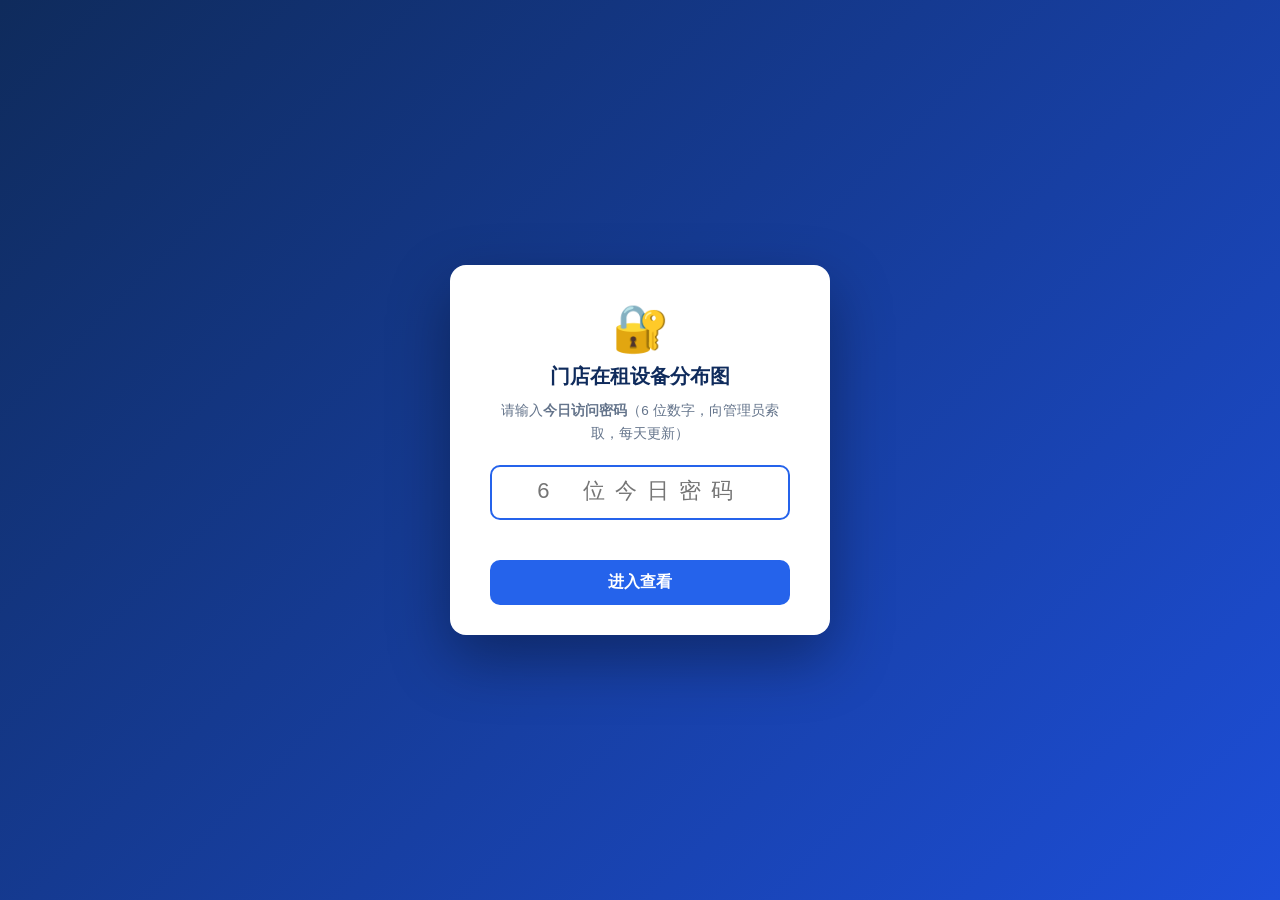
<file: index.html>
<!DOCTYPE html>
<html lang="zh-CN">
<head>
  <meta charset="UTF-8">
  <meta name="viewport" content="width=device-width, initial-scale=1.0">
  <title>门店在租设备分布图</title>
  <link id="mainCss" rel="stylesheet" href="./style.css?v=1.10.0">
  <script>
  /* 样式表看门狗：3.5 秒没加载出来就切 gcore 镜像，避免白屏 */
  (function () {
    var l = document.getElementById('mainCss');
    var i = 0;
    var fb = [
      'https://gcore.jsdelivr.net/gh/ybh-best/rental-equipment-map@main/style.css',
      'https://fastly.jsdelivr.net/gh/ybh-best/rental-equipment-map@main/style.css',
      'https://cdn.jsdelivr.net/gh/ybh-best/rental-equipment-map@main/style.css'
    ];
    var done = false;
    l.onload = function () { done = true; };
    var t = setInterval(function () {
      if (done) { clearInterval(t); return; }
      if (i < fb.length) { l.href = fb[i++]; } else { clearInterval(t); }
    }, 3500);
  })();
  </script>
  <script>
  /* 非阻塞资源加载器（内联，本身不走网络）：
     1) echarts/xlsx 大库：本站与国内 CDN「同时并行」下载，谁先到用谁，慢线路不用干等
     2) 业务小脚本：先取本站，8 秒不通依次切 gcore/fastly/jsdelivr 等镜像
     3) 全部失败时指出具体文件，10 秒后自动重试一次，也可手动点按钮重试 */
  (function () {
    var REPO = 'ybh-best/rental-equipment-map';
    /* 大库：race 中的 CDN 与本站并行竞速；rest 是竞速全部失败后的补充链 */
    var LIBS = {
      'echarts.min.js': {
        race: ['https://registry.npmmirror.com/echarts/5.5.1/files/dist/echarts.min.js'],
        rest: ['https://unpkg.com/echarts@5.5.1/dist/echarts.min.js',
               'https://gcore.jsdelivr.net/npm/echarts@5.5.1/dist/echarts.min.js',
               'https://fastly.jsdelivr.net/npm/echarts@5.5.1/dist/echarts.min.js',
               'https://cdn.jsdelivr.net/npm/echarts@5.5.1/dist/echarts.min.js',
               'https://cdn.staticfile.org/echarts/5.4.3/echarts.min.js']
      },
      'xlsx.full.min.js': {
        race: ['https://registry.npmmirror.com/xlsx/0.18.5/files/dist/xlsx.full.min.js'],
        rest: ['https://unpkg.com/xlsx@0.18.5/dist/xlsx.full.min.js',
               'https://gcore.jsdelivr.net/npm/xlsx@0.18.5/dist/xlsx.full.min.js',
               'https://fastly.jsdelivr.net/npm/xlsx@0.18.5/dist/xlsx.full.min.js',
               'https://cdn.jsdelivr.net/npm/xlsx@0.18.5/dist/xlsx.full.min.js',
               'https://cdn.staticfile.org/xlsx/0.18.5/xlsx.full.min.js']
      }
    };
    function appMirrors(base) {
      return ['https://gcore.jsdelivr.net/gh/' + REPO + '@main/' + base,
              'https://fastly.jsdelivr.net/gh/' + REPO + '@main/' + base,
              'https://cdn.jsdelivr.net/gh/' + REPO + '@main/' + base,
              'https://cdn.statically.io/gh/' + REPO + '/main/' + base,
              'https://raw.githubusercontent.com/' + REPO + '/main/' + base];
    }

    var LIB_TIMEOUT = 30000; /* 大库允许慢速下载，最长 30 秒 */
    var APP_TIMEOUT = 8000;

    function inject(src, timeout, ordered) {
      return new Promise(function (resolve, reject) {
        var s = document.createElement('script');
        s.src = src;
        if (ordered) s.async = false;
        var done = false;
        var finish = function (ok) {
          if (done) return;
          done = true;
          clearTimeout(timer);
          if (!ok && s.parentNode) s.parentNode.removeChild(s);
          ok ? resolve() : reject(new Error('timeout/error'));
        };
        var timer = setTimeout(function () { finish(false); }, timeout);
        s.onload = function () { finish(true); };
        s.onerror = function () { finish(false); };
        document.head.appendChild(s);
      });
    }

    function loadLib(file) {
      var base = file.split('?')[0];
      var cfg = LIBS[base];
      /* 本站 + 国内主 CDN 同时开下，第一个成功即结束等待（败者稍后静默完成，同版本互不影响） */
      var racers = ['./' + file].concat(cfg.race).map(function (u) {
        return inject(u, LIB_TIMEOUT, false);
      });
      return Promise.any(racers).catch(function () {
        return cfg.rest.reduce(function (p, u) {
          return p.catch(function () { return inject(u, LIB_TIMEOUT, false); });
        }, Promise.reject());
      });
    }

    var appCdnFirst = false; /* 本站业务脚本一旦不通，后续文件直接走镜像 */
    function loadApp(file) {
      var base = file.split('?')[0];
      var sources = appCdnFirst ? appMirrors(base) : ['./' + file].concat(appMirrors(base));
      return sources.reduce(function (p, u) {
        return p.catch(function () {
          return inject(u, APP_TIMEOUT, true).then(function () {
            if (u !== './' + file) appCdnFirst = true;
          });
        });
      }, Promise.reject());
    }

    var retried = false;
    function failBar(name) {
      var d = document.createElement('div');
      d.style.cssText = 'position:fixed;left:0;right:0;top:0;z-index:99999;background:#b3261e;color:#fff;font:14px/1.6 sans-serif;padding:12px 14px;text-align:center';
      d.innerHTML = '⚠️ 资源 <b></b> 在本站和所有备用节点均加载失败，当前网络不稳定。'
        + '<button type="button" id="__retryBtn" style="margin-left:10px;padding:4px 12px;border:0;border-radius:6px;background:#fff;color:#b3261e;font-weight:700;cursor:pointer">立即重试</button>'
        + '<div style="font-size:12px;opacity:.85;margin-top:4px">10 秒后自动重试；也可切换网络（如手机热点）后按 Ctrl+F5 强刷</div>';
      d.querySelector('b').textContent = name;
      document.body.appendChild(d);
      document.getElementById('__retryBtn').onclick = function () { location.reload(); };
      if (!retried) { retried = true; setTimeout(function () { location.reload(); }, 10000); }
    }

    /* libs：大库（并行竞速）；apps：业务脚本（按数组顺序加载） */
    window.__boot = async function (libs, apps) {
      var i;
      for (i = 0; i < libs.length; i++) {
        try { await loadLib(libs[i]); } catch (e) { failBar(libs[i]); return; }
      }
      for (i = 0; i < apps.length; i++) {
        try { await loadApp(apps[i]); } catch (e) { failBar(apps[i]); return; }
      }
    };
  })();
  </script>
</head>
<body>
  <header class="topbar">
    <div class="brand">
      <span class="logo">📍</span>
      <div>
        <h1>门店在租设备分布图</h1>
        <p>剪刀车 / 臂车 · 业务员汇总 · 湖北省区域分布（武汉合并为四大区域）</p>
      </div>
      <span class="ver">v1.10.0</span>
    </div>
    <div class="toolbar">
      <div class="select-wrap">
        <span class="select-label">业务员：</span>
        <select id="salesSelect" disabled>
          <option value="__ALL__">全部数据（汇总）</option>
        </select>
      </div>
      <button id="refreshBtn" class="ghost-btn" title="重新获取最新发布的数据">🔄 刷新数据</button>
      <span id="fileInfo" class="file-info">正在加载数据…</span>
    </div>
  </header>

  <main class="content">
    <!-- 左侧：业务员汇总表 -->
    <section class="panel table-panel">
      <div class="panel-head">
        <h2>业务员在租汇总</h2>
        <span id="tableSub" class="panel-sub"></span>
      </div>
      <div class="table-scroll">
        <table id="salesTable">
          <thead>
            <tr>
              <th class="col-name">业务员名称</th>
              <th class="col-num">剪刀车在租</th>
              <th class="col-num">臂车在租</th>
            </tr>
          </thead>
          <tbody id="salesTbody">
            <tr class="empty-row"><td colspan="3">正在加载数据…</td></tr>
          </tbody>
          <tfoot>
            <tr id="summaryRow" class="summary-row" style="display:none">
              <td class="col-name">汇总</td>
              <td class="col-num" id="sumScissor">0</td>
              <td class="col-num" id="sumBoom">0</td>
            </tr>
          </tfoot>
        </table>
      </div>
      <div class="legend">
        <span><i class="dot dot-cut"></i>剪 = 剪刀车（系列含“剪叉”）</span>
        <span><i class="dot dot-boom"></i>臂 = 臂车（其他系列）</span>
      </div>
    </section>

    <!-- 右侧：湖北地图 -->
    <section class="panel map-panel">
      <div class="panel-head">
        <h2 id="mapTitle">湖北省在租设备分布</h2>
        <span class="panel-sub">滚轮缩放 / 拖动查看，悬停查看明细</span>
      </div>
      <div class="map-toolbar">
        <label class="mt-label">区域：</label>
        <div class="region-sel" id="regionSel">
          <button type="button" class="rs-btn">全部区域</button>
          <div class="rs-list"></div>
        </div>
        <label class="mt-label">类型：</label>
        <div class="region-sel" id="typeSel">
          <button type="button" class="rs-btn">全部类型</button>
          <div class="rs-list">
            <label class="rs-item"><input type="checkbox" value="scissor" checked><span>剪刀车</span></label>
            <label class="rs-item"><input type="checkbox" value="boom" checked><span>臂车</span></label>
          </div>
        </div>
      </div>
      <div class="map-wrap">
        <div id="mapChart" class="map-box"></div>
        <div class="map-sum" id="mapSumCard" style="display:none"></div>
        <div class="map-placeholder" id="mapPlaceholder">
          <div class="ph-icon">🗺️</div>
          <p id="placeholderText">正在加载数据…</p>
          <p class="ph-tip">武汉合并为四大区域，其他地区按市州汇总</p>
        </div>
      </div>
    </section>
  </main>

  <footer class="site-footer">
    <span id="publishInfo"></span>
    <a href="./admin.html" class="admin-link" title="管理员入口">管理</a>
  </footer>

  <!-- 访问密码门（默认显示，脚本加载完后按授权状态自动收起） -->
  <div id="gateMask" class="gate-mask" style="display:flex">
    <form id="gateForm" class="gate-card" autocomplete="off">
      <div class="gate-icon">🔐</div>
      <h2>门店在租设备分布图</h2>
      <p class="gate-tip">请输入<b>今日访问密码</b>（6 位数字，向管理员索取，每天更新）</p>
      <input id="gateInput" class="gate-input" type="password" inputmode="numeric"
             maxlength="6" placeholder="6 位今日密码">
      <div id="gateErr" class="gate-err"></div>
      <button type="submit" class="gate-btn">进入查看</button>
    </form>
  </div>

  <script>
  /* 第1组大库并行竞速；第2组业务脚本按序加载。全程非阻塞，失败自动切镜像/重试 */
  window.__boot(
    ['echarts.min.js'],
    ['access-code.js?v=1.6.0', 'view.js?v=1.10.0', 'viewer-app.js?v=1.10.0']
  );
  </script>
</body>
</html>
</file>
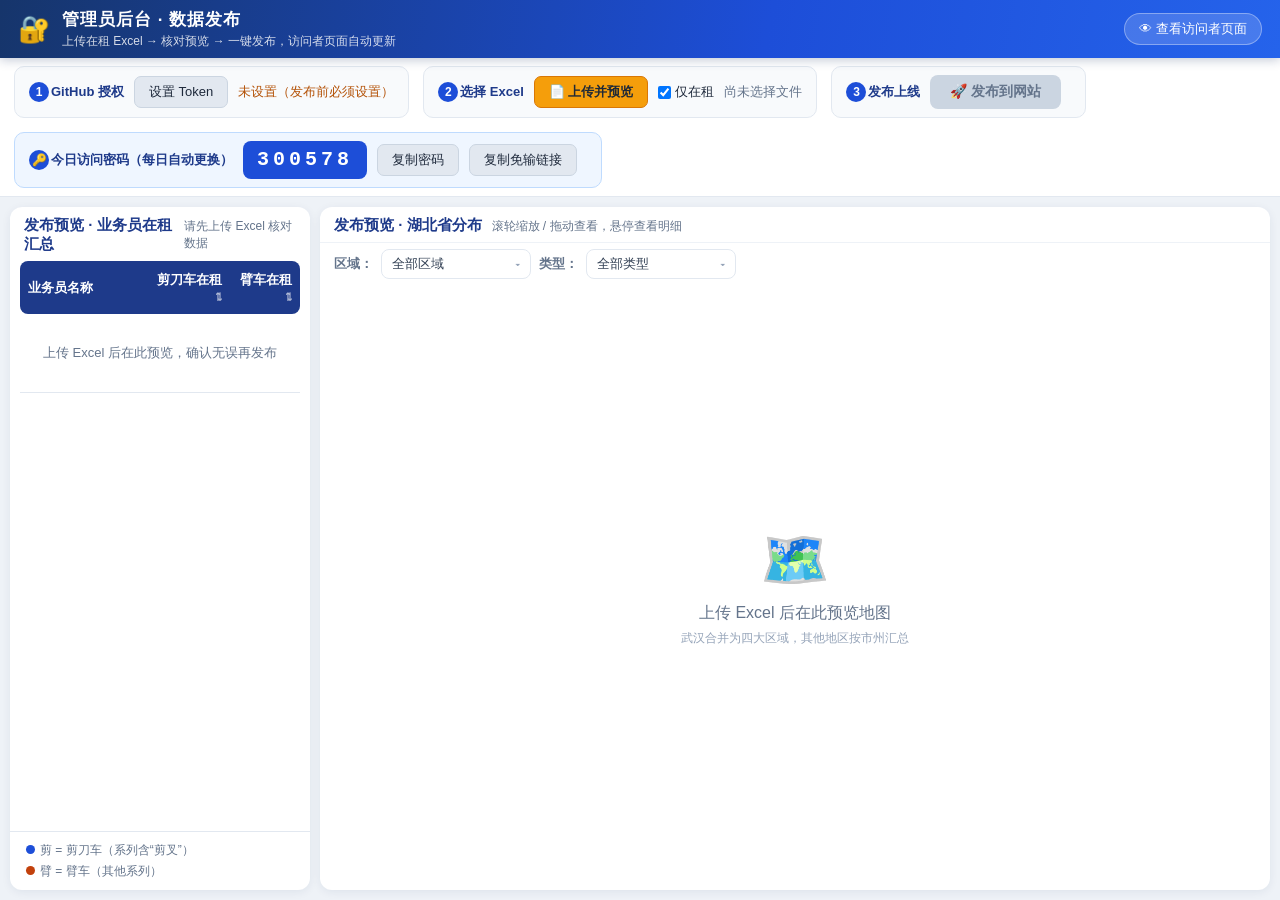
<file: admin.html>
<!DOCTYPE html>
<html lang="zh-CN">
<head>
  <meta charset="UTF-8">
  <meta name="viewport" content="width=device-width, initial-scale=1.0">
  <title>管理员 · 门店在租设备分布图</title>
  <link id="mainCss" rel="stylesheet" href="./style.css?v=1.10.0">
  <script>
  /* 样式表看门狗：3.5 秒没加载出来就切 gcore 镜像，避免白屏 */
  (function () {
    var l = document.getElementById('mainCss');
    var i = 0;
    var fb = [
      'https://gcore.jsdelivr.net/gh/ybh-best/rental-equipment-map@main/style.css',
      'https://fastly.jsdelivr.net/gh/ybh-best/rental-equipment-map@main/style.css',
      'https://cdn.jsdelivr.net/gh/ybh-best/rental-equipment-map@main/style.css'
    ];
    var done = false;
    l.onload = function () { done = true; };
    var t = setInterval(function () {
      if (done) { clearInterval(t); return; }
      if (i < fb.length) { l.href = fb[i++]; } else { clearInterval(t); }
    }, 3500);
  })();
  </script>
  <script>
  /* 非阻塞资源加载器（内联，本身不走网络）：
     1) echarts/xlsx 大库：本站与国内 CDN「同时并行」下载，谁先到用谁，慢线路不用干等
     2) 业务小脚本：先取本站，8 秒不通依次切 gcore/fastly/jsdelivr 等镜像
     3) 全部失败时指出具体文件，10 秒后自动重试一次，也可手动点按钮重试 */
  (function () {
    var REPO = 'ybh-best/rental-equipment-map';
    /* 大库：race 中的 CDN 与本站并行竞速；rest 是竞速全部失败后的补充链 */
    var LIBS = {
      'echarts.min.js': {
        race: ['https://registry.npmmirror.com/echarts/5.5.1/files/dist/echarts.min.js'],
        rest: ['https://unpkg.com/echarts@5.5.1/dist/echarts.min.js',
               'https://gcore.jsdelivr.net/npm/echarts@5.5.1/dist/echarts.min.js',
               'https://fastly.jsdelivr.net/npm/echarts@5.5.1/dist/echarts.min.js',
               'https://cdn.jsdelivr.net/npm/echarts@5.5.1/dist/echarts.min.js',
               'https://cdn.staticfile.org/echarts/5.4.3/echarts.min.js']
      },
      'xlsx.full.min.js': {
        race: ['https://registry.npmmirror.com/xlsx/0.18.5/files/dist/xlsx.full.min.js'],
        rest: ['https://unpkg.com/xlsx@0.18.5/dist/xlsx.full.min.js',
               'https://gcore.jsdelivr.net/npm/xlsx@0.18.5/dist/xlsx.full.min.js',
               'https://fastly.jsdelivr.net/npm/xlsx@0.18.5/dist/xlsx.full.min.js',
               'https://cdn.jsdelivr.net/npm/xlsx@0.18.5/dist/xlsx.full.min.js',
               'https://cdn.staticfile.org/xlsx/0.18.5/xlsx.full.min.js']
      }
    };
    function appMirrors(base) {
      return ['https://gcore.jsdelivr.net/gh/' + REPO + '@main/' + base,
              'https://fastly.jsdelivr.net/gh/' + REPO + '@main/' + base,
              'https://cdn.jsdelivr.net/gh/' + REPO + '@main/' + base,
              'https://cdn.statically.io/gh/' + REPO + '/main/' + base,
              'https://raw.githubusercontent.com/' + REPO + '/main/' + base];
    }

    var LIB_TIMEOUT = 30000; /* 大库允许慢速下载，最长 30 秒 */
    var APP_TIMEOUT = 8000;

    function inject(src, timeout, ordered) {
      return new Promise(function (resolve, reject) {
        var s = document.createElement('script');
        s.src = src;
        if (ordered) s.async = false;
        var done = false;
        var finish = function (ok) {
          if (done) return;
          done = true;
          clearTimeout(timer);
          if (!ok && s.parentNode) s.parentNode.removeChild(s);
          ok ? resolve() : reject(new Error('timeout/error'));
        };
        var timer = setTimeout(function () { finish(false); }, timeout);
        s.onload = function () { finish(true); };
        s.onerror = function () { finish(false); };
        document.head.appendChild(s);
      });
    }

    function loadLib(file) {
      var base = file.split('?')[0];
      var cfg = LIBS[base];
      /* 本站 + 国内主 CDN 同时开下，第一个成功即结束等待（败者稍后静默完成，同版本互不影响） */
      var racers = ['./' + file].concat(cfg.race).map(function (u) {
        return inject(u, LIB_TIMEOUT, false);
      });
      return Promise.any(racers).catch(function () {
        return cfg.rest.reduce(function (p, u) {
          return p.catch(function () { return inject(u, LIB_TIMEOUT, false); });
        }, Promise.reject());
      });
    }

    var appCdnFirst = false; /* 本站业务脚本一旦不通，后续文件直接走镜像 */
    function loadApp(file) {
      var base = file.split('?')[0];
      var sources = appCdnFirst ? appMirrors(base) : ['./' + file].concat(appMirrors(base));
      return sources.reduce(function (p, u) {
        return p.catch(function () {
          return inject(u, APP_TIMEOUT, true).then(function () {
            if (u !== './' + file) appCdnFirst = true;
          });
        });
      }, Promise.reject());
    }

    var retried = false;
    function failBar(name) {
      var d = document.createElement('div');
      d.style.cssText = 'position:fixed;left:0;right:0;top:0;z-index:99999;background:#b3261e;color:#fff;font:14px/1.6 sans-serif;padding:12px 14px;text-align:center';
      d.innerHTML = '⚠️ 资源 <b></b> 在本站和所有备用节点均加载失败，当前网络不稳定。'
        + '<button type="button" id="__retryBtn" style="margin-left:10px;padding:4px 12px;border:0;border-radius:6px;background:#fff;color:#b3261e;font-weight:700;cursor:pointer">立即重试</button>'
        + '<div style="font-size:12px;opacity:.85;margin-top:4px">10 秒后自动重试；也可切换网络（如手机热点）后按 Ctrl+F5 强刷</div>';
      d.querySelector('b').textContent = name;
      document.body.appendChild(d);
      document.getElementById('__retryBtn').onclick = function () { location.reload(); };
      if (!retried) { retried = true; setTimeout(function () { location.reload(); }, 10000); }
    }

    /* libs：大库（并行竞速）；apps：业务脚本（按数组顺序加载） */
    window.__boot = async function (libs, apps) {
      var i;
      for (i = 0; i < libs.length; i++) {
        try { await loadLib(libs[i]); } catch (e) { failBar(libs[i]); return; }
      }
      for (i = 0; i < apps.length; i++) {
        try { await loadApp(apps[i]); } catch (e) { failBar(apps[i]); return; }
      }
    };
  })();
  </script>
</head>
<body class="admin-body">
  <!-- 拖拽上传全屏提示层 -->
  <div class="drag-overlay"><div class="drag-overlay-card">📄 松开鼠标即可上传 Excel（.xlsx / .xlsm）</div></div>

  <header class="topbar admin-topbar">
    <div class="brand">
      <span class="logo">🔐</span>
      <div>
        <h1>管理员后台 · 数据发布</h1>
        <p>上传在租 Excel → 核对预览 → 一键发布，访问者页面自动更新</p>
      </div>
      <a class="back-link" href="./index.html">👁 查看访问者页面</a>
    </div>
  </header>

  <!-- 发布操作条 -->
  <section class="admin-bar">
    <div class="step">
      <div class="step-title"><span class="step-no">1</span>GitHub 授权</div>
      <button id="tokenBtn" class="mini-btn">设置 Token</button>
      <span id="tokenStatus" class="step-status">未设置</span>
    </div>
    <div class="step">
      <div class="step-title"><span class="step-no">2</span>选择 Excel</div>
      <label class="mini-btn mini-upload">
        <input type="file" id="fileInput" accept=".xlsx,.xlsm">
        📄 上传并预览
      </label>
      <label class="inline-check" title="租赁状态为“在租”或占用单据非空的设备计入统计">
        <input type="checkbox" id="rentedOnly" checked> 仅在租
      </label>
      <span id="parseStatus" class="step-status">尚未选择文件</span>
    </div>
    <div class="step">
      <div class="step-title"><span class="step-no">3</span>发布上线</div>
      <button id="publishBtn" class="publish-btn" disabled>🚀 发布到网站</button>
      <span id="publishStatus" class="step-status"></span>
    </div>
    <div class="step code-step">
      <div class="step-title"><span class="step-no">🔑</span>今日访问密码（每日自动更换）</div>
      <div class="code-box"><b id="todayCode">------</b></div>
      <button id="copyCodeBtn" class="mini-btn" type="button">复制密码</button>
      <button id="copyLinkBtn" class="mini-btn" type="button">复制免输链接</button>
      <span id="copyStatus" class="step-status"></span>
    </div>
  </section>

  <main class="content admin-content">
    <section class="panel table-panel">
      <div class="panel-head">
        <h2>发布预览 · 业务员在租汇总</h2>
        <span id="tableSub" class="panel-sub">请先上传 Excel 核对数据</span>
      </div>
      <div class="table-scroll">
        <table id="salesTable">
          <thead>
            <tr>
              <th class="col-name">业务员名称</th>
              <th class="col-num">剪刀车在租</th>
              <th class="col-num">臂车在租</th>
            </tr>
          </thead>
          <tbody id="salesTbody">
            <tr class="empty-row"><td colspan="3">上传 Excel 后在此预览，确认无误再发布</td></tr>
          </tbody>
          <tfoot>
            <tr id="summaryRow" class="summary-row" style="display:none">
              <td class="col-name">汇总</td>
              <td class="col-num" id="sumScissor">0</td>
              <td class="col-num" id="sumBoom">0</td>
            </tr>
          </tfoot>
        </table>
      </div>
      <div class="legend">
        <span><i class="dot dot-cut"></i>剪 = 剪刀车（系列含“剪叉”）</span>
        <span><i class="dot dot-boom"></i>臂 = 臂车（其他系列）</span>
      </div>
    </section>

    <section class="panel map-panel">
      <div class="panel-head">
        <h2 id="mapTitle">发布预览 · 湖北省分布</h2>
        <span class="panel-sub">滚轮缩放 / 拖动查看，悬停查看明细</span>
      </div>
      <div class="map-toolbar">
        <label class="mt-label">区域：</label>
        <div class="region-sel" id="regionSel">
          <button type="button" class="rs-btn">全部区域</button>
          <div class="rs-list"></div>
        </div>
        <label class="mt-label">类型：</label>
        <div class="region-sel" id="typeSel">
          <button type="button" class="rs-btn">全部类型</button>
          <div class="rs-list">
            <label class="rs-item"><input type="checkbox" value="scissor" checked><span>剪刀车</span></label>
            <label class="rs-item"><input type="checkbox" value="boom" checked><span>臂车</span></label>
          </div>
        </div>
      </div>
      <div class="map-wrap">
        <div id="mapChart" class="map-box"></div>
        <div class="map-sum" id="mapSumCard" style="display:none"></div>
        <div class="map-placeholder" id="adminMapPlaceholder">
          <div class="ph-icon">🗺️</div>
          <p>上传 Excel 后在此预览地图</p>
          <p class="ph-tip">武汉合并为四大区域，其他地区按市州汇总</p>
        </div>
      </div>
      <div id="unknownCard" class="unknown-card" style="display:none">
        <b>⚠️ 未识别区域：</b>
        <span id="unknownText"></span>
        <div id="unknownSamples" class="unknown-samples"></div>
      </div>
      <div id="manualAssign" class="manual-assign" style="display:none">
        <div class="ma-head">
          <b>🔧 手动归类（位置无法自动联想的设备）</b>
          <span class="ma-tip">为下列「位置」选择对应区域，应用后计入地图；归类会记忆，下次同位置自动归区</span>
        </div>
        <div class="ma-table">
          <div class="ma-row ma-head-row">
            <span class="ma-col-loc">位置</span>
            <span class="ma-col-cnt">剪/臂</span>
            <span class="ma-col-sel">归属区域</span>
          </div>
          <div id="manualRows"></div>
        </div>
        <div class="ma-actions">
          <button type="button" id="applyAssignBtn" class="btn primary">应用归类</button>
          <button type="button" id="clearMemBtn" class="btn ghost">清除记忆</button>
          <span id="assignTip" class="ma-tip"></span>
        </div>
      </div>
    </section>
  </main>

  <!-- Token 设置弹层 -->
  <div id="tokenModal" class="modal-mask" style="display:none">
    <div class="modal">
      <h3>设置 GitHub 访问令牌（Token）</h3>
      <p class="modal-tip">
        Token 仅保存在<b>你当前浏览器</b>中（localStorage），不会写入网页代码，访问者无法获取。<br>
        还没有 Token？
        <a href="https://github.com/settings/personal-access-tokens/new" target="_blank" rel="noopener">点此创建（fine-grained）→</a>
      </p>
      <ol class="token-guide">
        <li>Repository access 选择 <b>Only select repositories</b> → 勾选 <b>rental-equipment-map</b></li>
        <li>Permissions → Repository permissions → <b>Contents 设为 Read and write</b></li>
        <li>生成后复制 <b>github_pat_</b> 开头的字符串，粘贴到下方</li>
      </ol>
      <div class="token-input-row">
        <input id="tokenInput" type="password" autocomplete="off" spellcheck="false" placeholder="github_pat_xxxxxxxxxxxxxxxxxxxx">
        <button id="tokenEye" class="mini-btn" type="button">👁 显示</button>
      </div>
      <div class="modal-actions">
        <button id="tokenClear" class="mini-btn danger" type="button">清除已存 Token</button>
        <span style="flex:1"></span>
        <button id="tokenCancel" class="mini-btn" type="button">取消</button>
        <button id="tokenSave" class="mini-btn primary" type="button">保存并验证</button>
      </div>
      <div id="tokenMsg" class="modal-msg"></div>
    </div>
  </div>

  <!-- 发布确认弹层 -->
  <div id="confirmModal" class="modal-mask" style="display:none">
    <div class="modal modal-sm">
      <h3>确认发布到公网？</h3>
      <p class="modal-tip">发布后约 30~90 秒，所有访问者打开网页将看到以下这份数据：</p>
      <ul id="confirmSummary" class="confirm-list"></ul>
      <div class="modal-actions">
        <span style="flex:1"></span>
        <button id="confirmCancel" class="mini-btn" type="button">取消（Esc）</button>
        <button id="confirmOk" class="mini-btn primary" type="button">确认发布（Ctrl+Enter）</button>
      </div>
    </div>
  </div>

  <div id="loading" class="loading-mask" style="display:none">
    <div class="spinner"></div><span id="loadingText">正在解析 Excel…</span>
  </div>

  <script>
  /* 第1组大库并行竞速；第2组业务脚本按序加载。全程非阻塞，失败自动切镜像/重试 */
  window.__boot(
    ['xlsx.full.min.js?v=1.5.0', 'echarts.min.js'],
    ['access-code.js?v=1.6.0', 'parser.js?v=1.9.2', 'view.js?v=1.10.0', 'admin-app.js?v=1.10.0']
  );
  </script>
</body>
</html>
</file>
<file: style.css>
* { margin: 0; padding: 0; box-sizing: border-box; }

:root {
  --primary: #1d4ed8;
  --primary-dark: #1e3a8a;
  --cut: #1d4ed8;   /* 剪刀车 蓝 */
  --boom: #c2410c;  /* 臂车 橙 */
  --bg: #eef2f7;
  --card: #ffffff;
  --line: #e2e8f0;
  --text: #1e293b;
  --muted: #64748b;
}

html, body { height: 100%; }

body {
  font-family: "Microsoft YaHei", "PingFang SC", "Segoe UI", sans-serif;
  background: var(--bg);
  color: var(--text);
  display: flex;
  flex-direction: column;
  overflow: hidden;
}

/* ===== 顶栏 ===== */
.topbar {
  background: linear-gradient(100deg, #16356b 0%, #1d4ed8 60%, #2563eb 100%);
  color: #fff;
  padding: 8px 18px;
  box-shadow: 0 2px 10px rgba(15, 40, 90, .25);
  z-index: 10;
}
.brand { display: flex; align-items: center; gap: 12px; }
.brand .logo { font-size: 26px; }
.brand h1 { font-size: 17px; font-weight: 700; letter-spacing: 1px; }
.brand p { font-size: 12px; opacity: .82; margin-top: 2px; }
.ver {
  margin-left: auto;
  background: rgba(255,255,255,.16);
  border: 1px solid rgba(255,255,255,.35);
  padding: 3px 10px;
  border-radius: 20px;
  font-size: 12px;
}

.toolbar {
  display: flex;
  align-items: center;
  gap: 16px;
  margin-top: 10px;
  flex-wrap: wrap;
}
.upload-btn {
  position: relative;
  background: #f59e0b;
  color: #1f2937;
  font-weight: 700;
  padding: 8px 18px;
  border-radius: 8px;
  cursor: pointer;
  font-size: 14px;
  transition: background .15s;
}
.upload-btn:hover { background: #fbbf24; }
.upload-btn input { position: absolute; inset: 0; opacity: 0; cursor: pointer; }

.check {
  display: flex; align-items: center; gap: 6px;
  font-size: 13px; cursor: pointer; user-select: none;
}
.check input { width: 15px; height: 15px; cursor: pointer; }

.select-wrap { display: flex; align-items: center; gap: 6px; font-size: 13px; }
.select-wrap select {
  min-width: 190px;
  padding: 7px 10px;
  border-radius: 8px;
  border: 1px solid rgba(255,255,255,.4);
  background: #fff;
  font-size: 13px;
  color: var(--text);
  cursor: pointer;
}
.select-wrap select:disabled { background: #cbd5e1; cursor: not-allowed; }

.file-info { font-size: 12px; opacity: .85; }

/* ===== 主体布局 ===== */
.content {
  flex: 1;
  display: grid;
  grid-template-columns: 300px 1fr;
  gap: 10px;
  padding: 10px;
  min-height: 0;
}
.panel {
  background: var(--card);
  border-radius: 12px;
  box-shadow: 0 2px 10px rgba(15, 40, 90, .07);
  display: flex;
  flex-direction: column;
  min-height: 0;
  overflow: hidden;
}
.panel-head {
  padding: 9px 14px 7px;
  display: flex;
  align-items: baseline;
  gap: 10px;
}
.panel-head h2 { font-size: 15px; color: var(--primary-dark); }
.panel-sub { font-size: 12px; color: var(--muted); }

/* ===== 表格 ===== */
.table-scroll { flex: 1; overflow-y: auto; padding: 0 10px; }
table { width: 100%; border-collapse: collapse; font-size: 13px; }
thead th {
  position: sticky; top: 0;
  background: #1e3a8a;
  color: #fff;
  font-weight: 600;
  padding: 10px 8px;
  z-index: 2;
}
thead th:first-child { border-radius: 8px 0 0 8px; }
thead th:last-child { border-radius: 0 8px 8px 0; }
.col-name { text-align: left; width: 46%; }
.col-num { text-align: right; }
tbody td { padding: 8px 10px; border-bottom: 1px solid var(--line); }
tbody td.col-num { text-align: right; font-variant-numeric: tabular-nums; }
tbody tr { cursor: pointer; transition: background .12s; }
tbody tr:nth-child(even) { background: #f8fafc; }
tbody tr:hover { background: #dbeafe; }
tbody tr.active { background: #bfdbfe; font-weight: 700; }
tbody tr.empty-row { cursor: default; }
tbody tr.empty-row td {
  text-align: center; color: var(--muted); padding: 30px 10px;
}
tbody tr.empty-row:hover { background: none; }
tfoot td {
  padding: 11px 10px;
  background: #eff6ff;
  border-top: 2px solid #1d4ed8;
  font-weight: 700;
  color: var(--primary-dark);
  text-align: right;
  font-variant-numeric: tabular-nums;
}
tfoot td.col-name { text-align: left; }
/* 合计行可点击：返回全部数据（汇总） */
tfoot tr.summary-row { cursor: pointer; }
tfoot tr.summary-row:hover td { background: #dbeafe; }

/* 数值列表头排序：降序 → 升序 → 默认 */
thead th.th-sort { cursor: pointer; user-select: none; }
thead th.th-sort:hover { background: #2b4bb0; }
thead th.th-sort::after { content: '⇅'; margin-left: 4px; font-size: 11px; opacity: .65; }
thead th.th-sort.sort-desc::after { content: '▼'; opacity: 1; color: #fde68a; }
thead th.th-sort.sort-asc::after { content: '▲'; opacity: 1; color: #fde68a; }

.legend {
  padding: 10px 16px;
  border-top: 1px solid var(--line);
  font-size: 12px;
  color: var(--muted);
  display: flex;
  flex-direction: column;
  gap: 4px;
}
.dot { display: inline-block; width: 9px; height: 9px; border-radius: 50%; margin-right: 5px; }
.dot-cut { background: var(--cut); }
.dot-boom { background: var(--boom); }

/* ===== 地图 ===== */
.map-panel { position: relative; }
.map-box { flex: 1; min-height: 0; position: relative; }
.map-wrap { flex: 1; min-height: 0; position: relative; }
.map-wrap .map-box { position: absolute; inset: 0; }
.map-placeholder {
  position: absolute; inset: 0;
  display: flex; flex-direction: column;
  align-items: center; justify-content: center;
  color: var(--muted);
}
.ph-icon { font-size: 56px; margin-bottom: 10px; }
.ph-tip { font-size: 12px; margin-top: 6px; color: #94a3b8; }

/* ===== 地图工具条：区域多选下拉 ===== */
.map-toolbar {
  display: flex; align-items: center; gap: 8px;
  padding: 6px 14px 4px;
  border-top: 1px solid #eef2f7;
}
.mt-label { font-size: 13px; color: var(--muted); font-weight: 600; }
.region-sel { position: relative; }
.region-sel .rs-btn {
  min-width: 150px; text-align: left;
  padding: 5px 26px 5px 10px;
  border: 1px solid var(--line); border-radius: 8px;
  background: #fff; color: #334155; font-size: 13px;
  cursor: pointer; position: relative;
}
.region-sel .rs-btn::after {
  content: '▾'; position: absolute; right: 9px; top: 50%;
  transform: translateY(-50%); color: #94a3b8; font-size: 11px;
}
.region-sel.open .rs-btn { border-color: #1d4ed8; box-shadow: 0 0 0 3px rgba(29,78,216,.12); }
.region-sel .rs-list {
  display: none; position: absolute; z-index: 30; top: calc(100% + 4px); left: 0;
  min-width: 190px; max-height: 260px; overflow: auto;
  background: #fff; border: 1px solid var(--line); border-radius: 10px;
  box-shadow: 0 10px 26px rgba(15,40,90,.16);
  padding: 4px;
}
.region-sel.open .rs-list { display: block; }
.region-sel .rs-item {
  display: flex; align-items: center; gap: 8px;
  padding: 6px 8px; border-radius: 6px;
  font-size: 13px; color: #334155; cursor: pointer;
}
.region-sel .rs-item:hover { background: #eef4ff; }
.region-sel .rs-item input { accent-color: #1d4ed8; margin: 0; }

/* 地图右下角汇总卡 */
.map-sum {
  position: absolute; right: 14px; bottom: 14px; z-index: 20;
  background: rgba(255,255,255,.94);
  border: 1px solid var(--line); border-radius: 10px;
  box-shadow: 0 6px 18px rgba(15,40,90,.14);
  padding: 8px 12px;
  font-size: 13px; line-height: 1.7; color: #334155;
}

/* ===== 手动归类面板 ===== */
.manual-assign {
  margin: 0 14px 12px;
  padding: 12px 14px;
  background: #f8fafc;
  border: 1px solid var(--line); border-radius: 10px;
}
.ma-head { display: flex; flex-direction: column; gap: 4px; margin-bottom: 8px; }
.ma-head b { font-size: 14px; color: #1e293b; }
.ma-tip { font-size: 12px; color: #64748b; }
.ma-table { display: flex; flex-direction: column; gap: 2px; }
.ma-row {
  display: grid; grid-template-columns: 1fr 80px 200px;
  gap: 8px; align-items: center;
  padding: 6px 8px; border-radius: 6px;
}
.ma-head-row { font-size: 12px; font-weight: 600; color: #475569; border-bottom: 1px solid #e2e8f0; }
.ma-row:not(.ma-head-row) { background: #fff; border: 1px solid #eef2f7; }
.ma-col-loc { font-size: 13px; color: #334155; word-break: break-all; }
.ma-col-cnt { font-size: 13px; color: #1d4ed8; text-align: center; }
.ma-col-sel select {
  width: 100%; padding: 4px 6px; border: 1px solid var(--line); border-radius: 6px;
  background: #fff; font-size: 13px; color: #334155;
}
.ma-actions { margin-top: 10px; display: flex; align-items: center; gap: 10px; }

.unknown-card {
  margin: 0 14px 12px;
  padding: 10px 12px;
  background: #fffbeb;
  border: 1px solid #fcd34d;
  border-radius: 8px;
  font-size: 12.5px;
  color: #92400e;
}
.unknown-samples {
  margin-top: 6px;
  max-height: 70px;
  overflow-y: auto;
  line-height: 1.7;
  word-break: break-all;
  opacity: .85;
}

/* ===== 加载遮罩 ===== */
.loading-mask {
  position: fixed; inset: 0;
  background: rgba(15, 23, 42, .45);
  display: flex; align-items: center; justify-content: center; gap: 12px;
  color: #fff; font-size: 15px;
  z-index: 99;
}
.spinner {
  width: 26px; height: 26px;
  border: 3px solid rgba(255,255,255,.35);
  border-top-color: #fff;
  border-radius: 50%;
  animation: spin .8s linear infinite;
}
@keyframes spin { to { transform: rotate(360deg); } }

/* ===== 访问者页：刷新按钮 / 页脚 ===== */
.ghost-btn {
  background: rgba(255,255,255,.15);
  color: #fff;
  border: 1px solid rgba(255,255,255,.45);
  padding: 7px 14px;
  border-radius: 8px;
  font-size: 13px;
  cursor: pointer;
  white-space: nowrap;
}
.ghost-btn:hover { background: rgba(255,255,255,.28); }

.site-footer {
  display: flex;
  align-items: center;
  justify-content: space-between;
  padding: 6px 18px;
  background: #e2e8f0;
  font-size: 12px;
  color: #64748b;
}
.admin-link { color: #94a3b8; text-decoration: none; }
.admin-link:hover { color: #1d4ed8; }

/* ===== 管理员页 ===== */
.admin-body { overflow: hidden; }
.admin-topbar .back-link {
  margin-left: auto;
  background: rgba(255,255,255,.16);
  border: 1px solid rgba(255,255,255,.35);
  color: #fff;
  text-decoration: none;
  padding: 6px 14px;
  border-radius: 20px;
  font-size: 13px;
  white-space: nowrap;
}
.admin-topbar .back-link:hover { background: rgba(255,255,255,.28); }

.admin-bar {
  display: flex;
  gap: 14px;
  padding: 8px 14px;
  background: #fff;
  border-bottom: 1px solid var(--line);
  flex-wrap: wrap;
}
.step {
  display: flex;
  align-items: center;
  gap: 10px;
  padding: 8px 14px;
  background: #f8fafc;
  border: 1px solid var(--line);
  border-radius: 10px;
  font-size: 13px;
  flex-wrap: wrap;
}
.step-title { font-weight: 700; color: var(--primary-dark); white-space: nowrap; }
.step-no {
  display: inline-flex; align-items: center; justify-content: center;
  width: 20px; height: 20px; border-radius: 50%;
  background: var(--primary); color: #fff; font-size: 12px; margin-right: 2px;
}
.step-status { color: var(--muted); font-size: 12.5px; }
.step-status.ok { color: #15803d; font-weight: 600; }
.step-status.warn { color: #b45309; }
.step-status.err { color: #b91c1c; }
.step-status a { color: var(--primary); font-weight: 600; }

.mini-btn {
  background: #e2e8f0;
  border: 1px solid #cbd5e1;
  color: var(--text);
  padding: 6px 14px;
  border-radius: 7px;
  font-size: 13px;
  cursor: pointer;
  white-space: nowrap;
}
.mini-btn:hover { background: #cbd5e1; }
.mini-btn.primary { background: var(--primary); border-color: var(--primary); color: #fff; }
.mini-btn.primary:hover { background: #1e40af; }
.mini-btn.danger { color: #b91c1c; border-color: #fecaca; background: #fef2f2; }
.mini-btn.danger:hover { background: #fee2e2; }
.mini-upload { position: relative; background: #f59e0b; border-color: #d97706; color: #1f2937; font-weight: 600; }
.mini-upload:hover { background: #fbbf24; }
.mini-upload input { position: absolute; inset: 0; opacity: 0; cursor: pointer; }
.inline-check { display: flex; align-items: center; gap: 4px; font-size: 12.5px; cursor: pointer; white-space: nowrap; }

.publish-btn {
  background: linear-gradient(90deg, #16a34a, #15803d);
  color: #fff;
  border: none;
  padding: 8px 20px;
  border-radius: 8px;
  font-size: 14px;
  font-weight: 700;
  cursor: pointer;
  white-space: nowrap;
  box-shadow: 0 2px 6px rgba(21, 128, 61, .3);
}
.publish-btn:hover:not(:disabled) { background: linear-gradient(90deg, #22c55e, #16a34a); }
.publish-btn:disabled { background: #cbd5e1; box-shadow: none; cursor: not-allowed; color: #64748b; }

.admin-content { flex: 1; }

/* ===== Token 弹层 ===== */
.modal-mask {
  position: fixed; inset: 0;
  background: rgba(15, 23, 42, .55);
  display: flex; align-items: center; justify-content: center;
  z-index: 100;
  padding: 20px;
}
.modal {
  background: #fff;
  border-radius: 14px;
  padding: 22px 24px;
  width: 620px;
  max-width: 100%;
  box-shadow: 0 18px 50px rgba(0,0,0,.25);
}
.modal h3 { color: var(--primary-dark); margin-bottom: 10px; }
.modal-tip { font-size: 13px; line-height: 1.7; color: #475569; }
.modal-tip a, .modal-tip b { color: var(--primary); }
.token-guide {
  margin: 10px 0 12px 18px;
  font-size: 12.5px;
  color: #475569;
  line-height: 1.9;
}
.token-guide b { color: #b45309; }
.modal textarea {
  width: 100%;
  border: 1px solid #cbd5e1;
  border-radius: 8px;
  padding: 10px;
  font-size: 12.5px;
  font-family: Consolas, monospace;
  resize: vertical;
}
.modal textarea:focus { outline: 2px solid #93c5fd; border-color: #93c5fd; }
.modal-actions { display: flex; gap: 10px; margin-top: 12px; align-items: center; }
.modal-msg { margin-top: 8px; font-size: 12.5px; min-height: 18px; }
.modal-msg.err { color: #b91c1c; }
.modal-msg.warn { color: #b45309; }
.modal-msg.ok { color: #15803d; }

/* ===== 今日访问密码面板 ===== */
.code-step { background: #eff6ff; border-color: #bfdbfe; }
.code-box {
  display: inline-flex; align-items: center;
  padding: 4px 14px;
  background: #1d4ed8; color: #fff;
  border-radius: 8px;
  font-size: 20px; letter-spacing: 4px;
  font-family: Consolas, 'Courier New', monospace;
  line-height: 1.5;
  min-width: 118px; justify-content: center;
}

/* ===== 访问者密码门 ===== */
.gate-mask {
  position: fixed; inset: 0; z-index: 999;
  background: linear-gradient(135deg, #0f2b5c 0%, #1d4ed8 100%);
  display: flex; align-items: center; justify-content: center;
  padding: 20px;
}
.gate-card {
  background: #fff;
  border-radius: 16px;
  padding: 36px 40px 30px;
  width: 100%; max-width: 380px;
  box-shadow: 0 24px 60px rgba(0, 0, 0, .35);
  text-align: center;
}
.gate-icon { font-size: 46px; margin-bottom: 8px; }
.gate-card h2 { font-size: 20px; color: #0f2b5c; margin-bottom: 10px; }
.gate-tip { font-size: 13.5px; color: #64748b; margin-bottom: 20px; line-height: 1.7; }
.gate-input {
  width: 100%;
  padding: 13px 16px;
  font-size: 22px; letter-spacing: 10px; text-align: center;
  font-family: Consolas, 'Courier New', monospace;
  border: 2px solid #cbd5e1;
  border-radius: 10px;
  outline: none;
  box-sizing: border-box;
}
.gate-input:focus { border-color: #2563eb; }
.gate-err { min-height: 20px; margin: 8px 0 4px; font-size: 13px; color: #b91c1c; }
.gate-btn {
  width: 100%;
  margin-top: 8px;
  padding: 12px;
  background: #2563eb;
  color: #fff;
  border: none;
  border-radius: 10px;
  font-size: 16px;
  font-weight: 700;
  cursor: pointer;
}
.gate-btn:hover { background: #1d4ed8; }
.gate-btn:active { transform: translateY(1px); }

@media (max-width: 980px) {
  body, .admin-body { overflow: auto; }
  .content { grid-template-columns: 1fr; }
  .table-scroll { max-height: 360px; }
  .map-box { min-height: 460px; }
  .map-wrap { min-height: 460px; }
}

/* ===== v1.6.0 管理员页细节增强（纯新增，不影响访问者页） ===== */

/* 拖拽上传全屏遮罩 */
.drag-overlay {
  display: none;
  position: fixed;
  inset: 0;
  z-index: 90;
  padding: 18px;
  background: rgba(29, 78, 216, .10);
  pointer-events: none;
}
body.dragging .drag-overlay {
  display: flex;
  align-items: center;
  justify-content: center;
}
.drag-overlay-card {
  width: 100%;
  height: 100%;
  display: flex;
  align-items: center;
  justify-content: center;
  border: 3px dashed #2563eb;
  border-radius: 18px;
  background: rgba(255, 255, 255, .82);
  color: #1d4ed8;
  font-size: 22px;
  font-weight: 700;
  letter-spacing: 1px;
  box-shadow: inset 0 0 60px rgba(37, 99, 235, .12);
}

/* Token 显隐输入行 */
.token-input-row { display: flex; gap: 8px; }
.token-input-row input {
  flex: 1;
  min-width: 0;
  border: 1px solid #cbd5e1;
  border-radius: 8px;
  padding: 10px 12px;
  font-size: 12.5px;
  font-family: Consolas, monospace;
}
.token-input-row input:focus { outline: 2px solid #93c5fd; border-color: #93c5fd; }
.token-input-row .mini-btn { white-space: nowrap; }

/* 发布确认弹层 */
.modal-sm { width: 460px; }
.confirm-list {
  margin: 12px 0 4px 20px;
  font-size: 13.5px;
  line-height: 2.1;
  color: #334155;
}
.confirm-list b { color: var(--primary-dark); }
.confirm-list .warn-text { color: #b45309; }

/* 发布中禁止误操作的视觉提示 */
body.is-publishing .step,
body.is-publishing .mini-upload { opacity: .75; }
</file>
